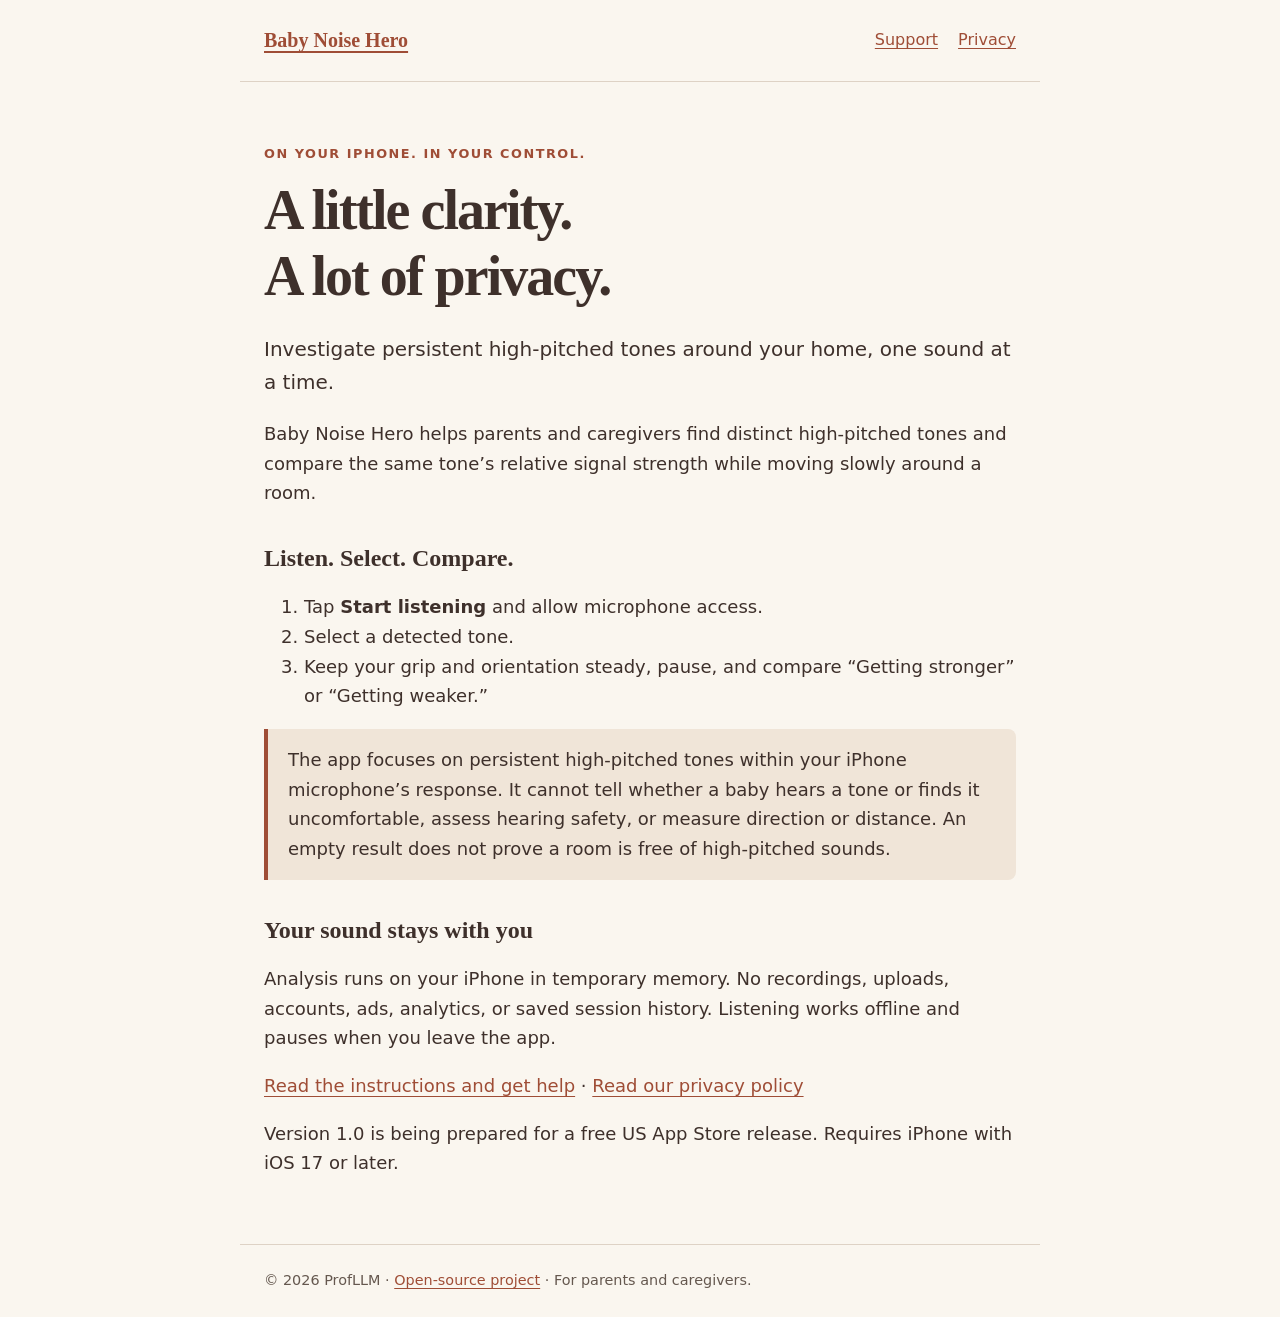
<file: index.html>
<!doctype html>
<html lang="en">
<head>
  <meta charset="utf-8">
  <meta name="viewport" content="width=device-width, initial-scale=1">
  <meta name="description" content="Baby Noise Hero: a private iPhone utility for parents and caregivers to find persistent high-pitched tones.">
  <title>A little clarity · Baby Noise Hero</title>
  <link rel="stylesheet" href="styles.css">
</head>
<body>
  <a class="skip" href="#main">Skip to content</a>
  <header><a class="brand" href="index.html">Baby Noise Hero</a><nav aria-label="Main"><a href="support.html">Support</a><a href="privacy.html">Privacy</a></nav></header>
  <main id="main">
    <p class="eyebrow">On your iPhone. In your control.</p>
    <h1>A little clarity.<br>A lot of privacy.</h1>
    <p class="lead">Investigate persistent high-pitched tones around your home, one sound at a time.</p>
    <p>Baby Noise Hero helps parents and caregivers find distinct high-pitched tones and compare the same tone’s relative signal strength while moving slowly around a room.</p>
    <h2>Listen. Select. Compare.</h2>
    <ol><li>Tap <strong>Start listening</strong> and allow microphone access.</li><li>Select a detected tone.</li><li>Keep your grip and orientation steady, pause, and compare “Getting stronger” or “Getting weaker.”</li></ol>
    <p class="note">The app focuses on persistent high-pitched tones within your iPhone microphone’s response. It cannot tell whether a baby hears a tone or finds it uncomfortable, assess hearing safety, or measure direction or distance. An empty result does not prove a room is free of high-pitched sounds.</p>
    <h2>Your sound stays with you</h2>
    <p>Analysis runs on your iPhone in temporary memory. No recordings, uploads, accounts, ads, analytics, or saved session history. Listening works offline and pauses when you leave the app.</p>
    <p><a href="support.html">Read the instructions and get help</a> · <a href="privacy.html">Read our privacy policy</a></p>
    <p>Version 1.0 is being prepared for a free US App Store release. Requires iPhone with iOS 17 or later.</p>
</main>
  <footer>© 2026 ProfLLM · <a href="https://github.com/ProfLLM/BabyHero">Open-source project</a> · For parents and caregivers.</footer>
</body>
</html>
</file>
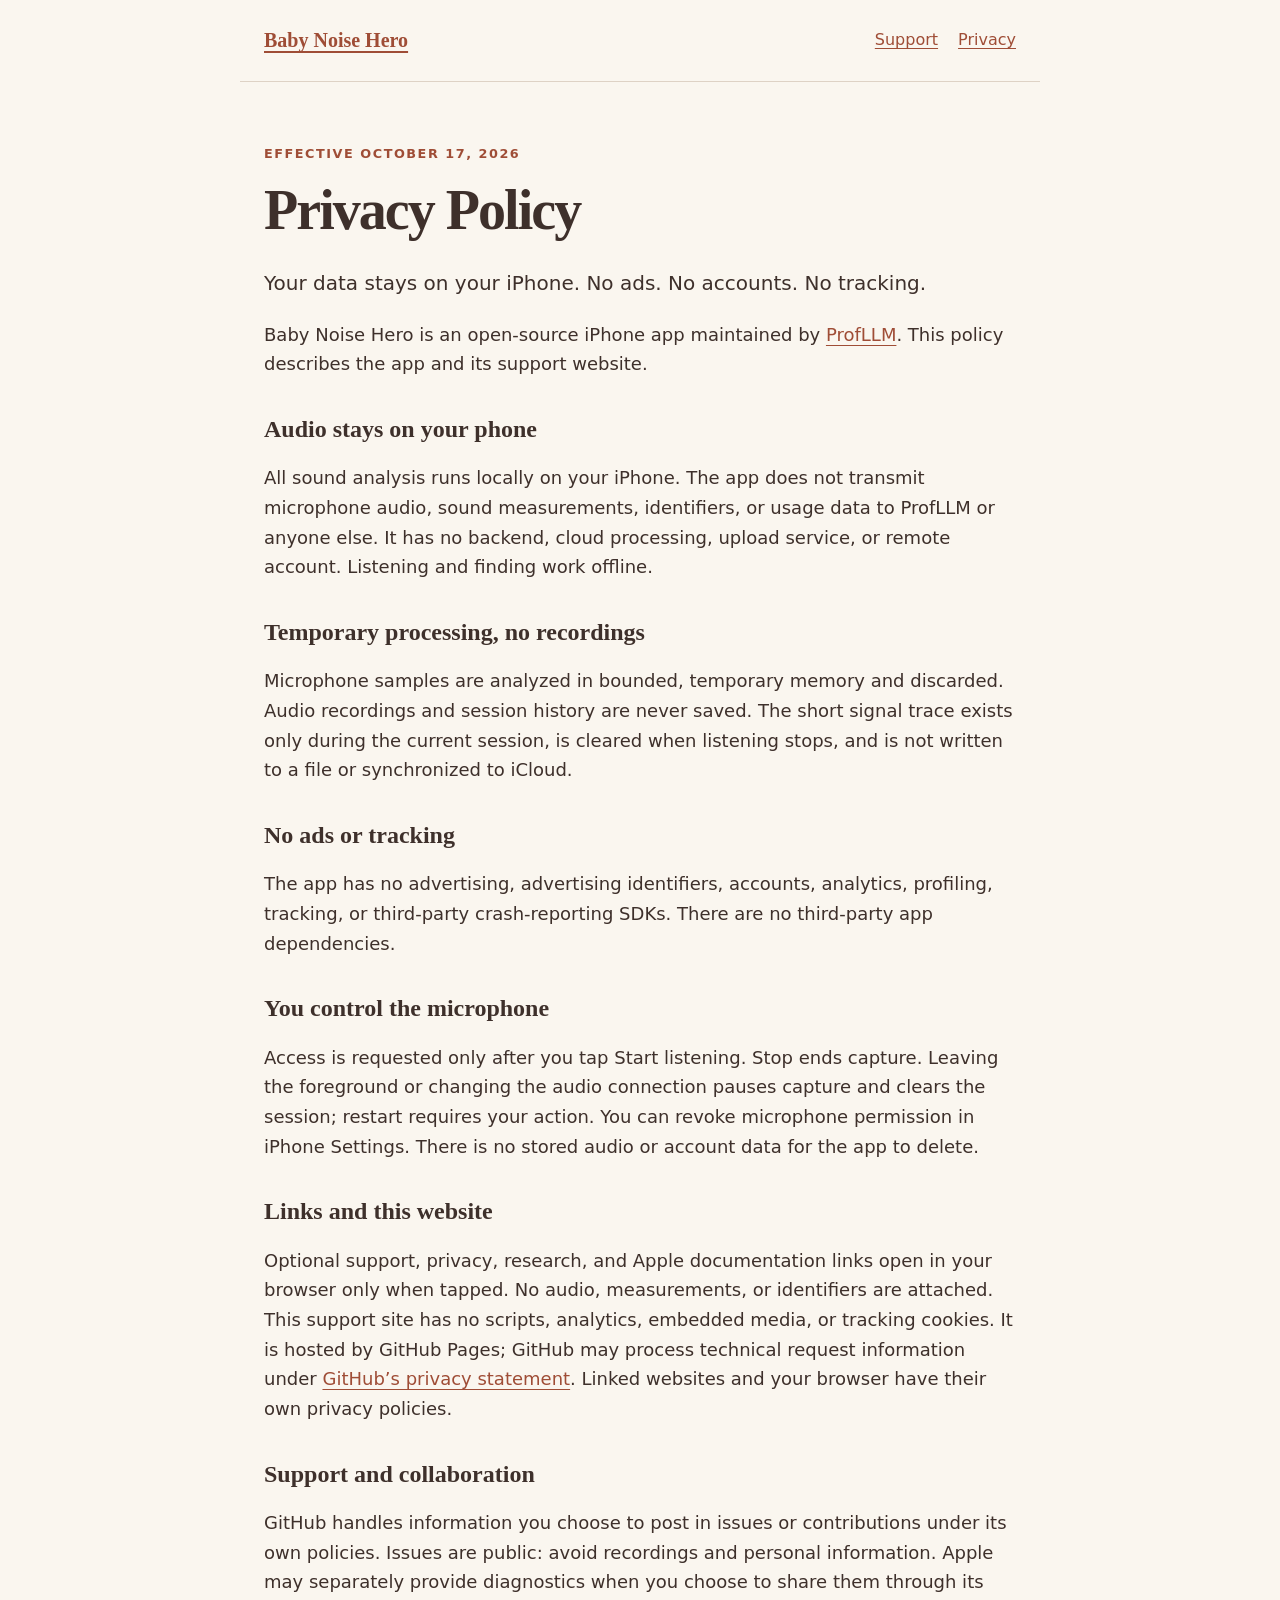
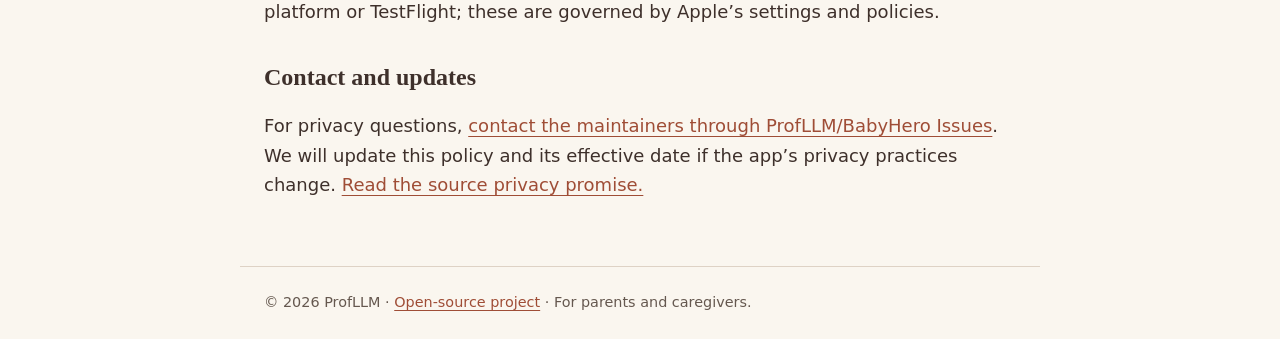
<file: privacy.html>
<!doctype html>
<html lang="en">
<head>
  <meta charset="utf-8">
  <meta name="viewport" content="width=device-width, initial-scale=1">
  <meta name="description" content="Baby Noise Hero: a private iPhone utility for parents and caregivers to find persistent high-pitched tones.">
  <title>Privacy Policy · Baby Noise Hero</title>
  <link rel="stylesheet" href="styles.css">
</head>
<body>
  <a class="skip" href="#main">Skip to content</a>
  <header><a class="brand" href="index.html">Baby Noise Hero</a><nav aria-label="Main"><a href="support.html">Support</a><a href="privacy.html">Privacy</a></nav></header>
  <main id="main">
    <p class="eyebrow">Effective October 17, 2026</p><h1>Privacy Policy</h1>
    <p class="lead">Your data stays on your iPhone. No ads. No accounts. No tracking.</p>
    <p>Baby Noise Hero is an open-source iPhone app maintained by <a href="https://github.com/ProfLLM">ProfLLM</a>. This policy describes the app and its support website.</p>
    <h2>Audio stays on your phone</h2>
    <p>All sound analysis runs locally on your iPhone. The app does not transmit microphone audio, sound measurements, identifiers, or usage data to ProfLLM or anyone else. It has no backend, cloud processing, upload service, or remote account. Listening and finding work offline.</p>
    <h2>Temporary processing, no recordings</h2>
    <p>Microphone samples are analyzed in bounded, temporary memory and discarded. Audio recordings and session history are never saved. The short signal trace exists only during the current session, is cleared when listening stops, and is not written to a file or synchronized to iCloud.</p>
    <h2>No ads or tracking</h2>
    <p>The app has no advertising, advertising identifiers, accounts, analytics, profiling, tracking, or third-party crash-reporting SDKs. There are no third-party app dependencies.</p>
    <h2>You control the microphone</h2>
    <p>Access is requested only after you tap Start listening. Stop ends capture. Leaving the foreground or changing the audio connection pauses capture and clears the session; restart requires your action. You can revoke microphone permission in iPhone Settings. There is no stored audio or account data for the app to delete.</p>
    <h2>Links and this website</h2>
    <p>Optional support, privacy, research, and Apple documentation links open in your browser only when tapped. No audio, measurements, or identifiers are attached. This support site has no scripts, analytics, embedded media, or tracking cookies. It is hosted by GitHub Pages; GitHub may process technical request information under <a href="https://docs.github.com/en/site-policy/privacy-policies/github-general-privacy-statement">GitHub’s privacy statement</a>. Linked websites and your browser have their own privacy policies.</p>
    <h2>Support and collaboration</h2>
    <p>GitHub handles information you choose to post in issues or contributions under its own policies. Issues are public: avoid recordings and personal information. Apple may separately provide diagnostics when you choose to share them through its platform or TestFlight; these are governed by Apple’s settings and policies.</p>
    <h2>Contact and updates</h2>
    <p>For privacy questions, <a href="https://github.com/ProfLLM/BabyHero/issues">contact the maintainers through ProfLLM/BabyHero Issues</a>. We will update this policy and its effective date if the app’s privacy practices change. <a href="https://github.com/ProfLLM/BabyHero/blob/main/PRIVACY.md">Read the source privacy promise.</a></p>
</main>
  <footer>© 2026 ProfLLM · <a href="https://github.com/ProfLLM/BabyHero">Open-source project</a> · For parents and caregivers.</footer>
</body>
</html>
</file>
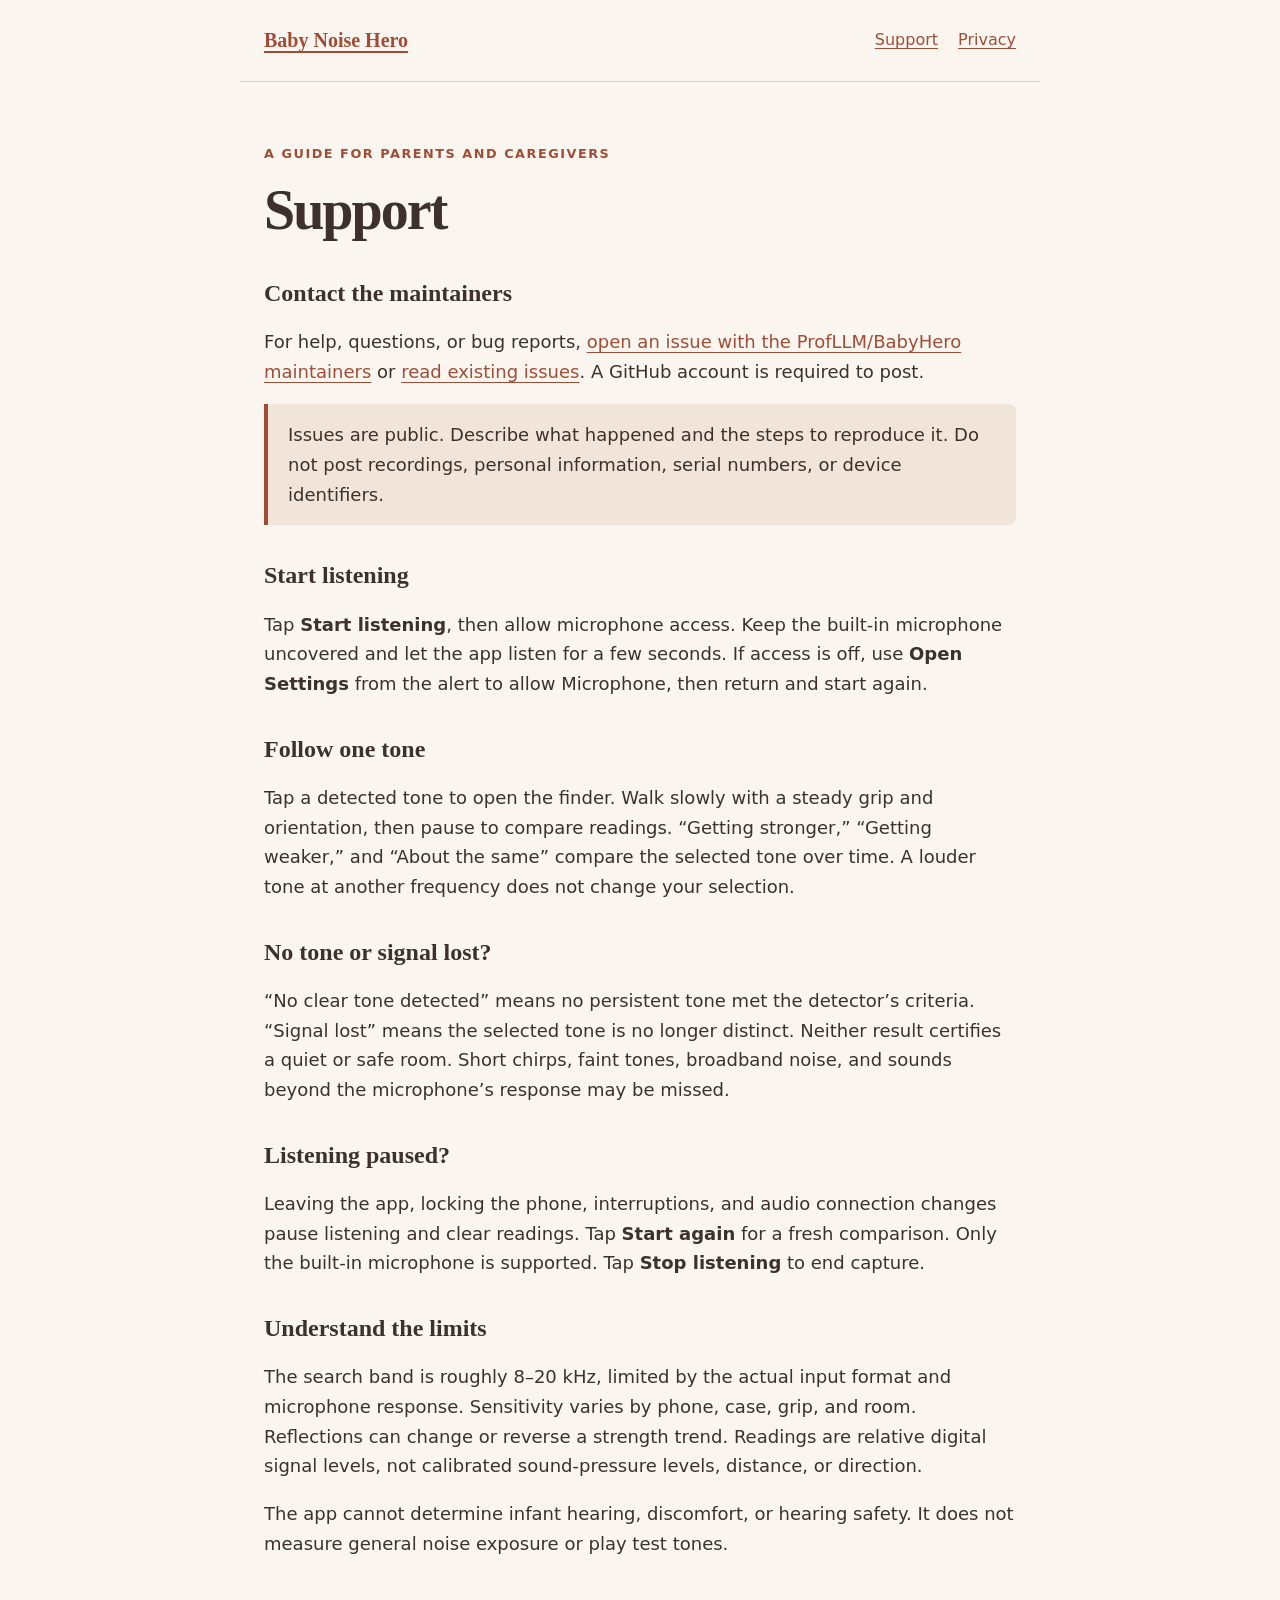
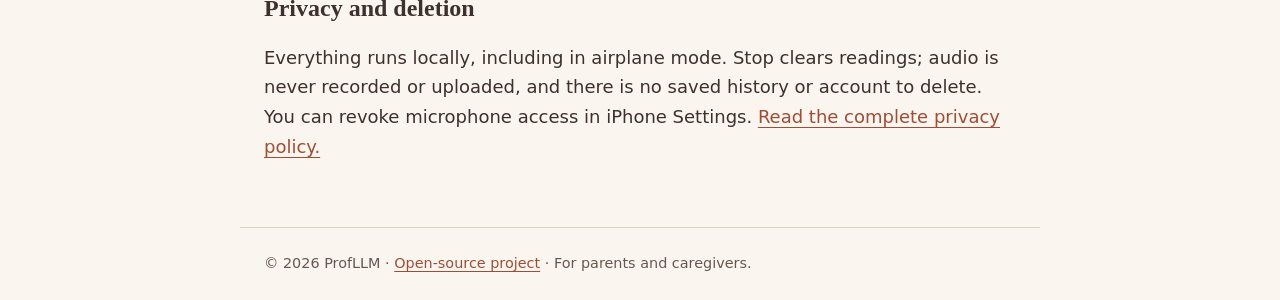
<file: support.html>
<!doctype html>
<html lang="en">
<head>
  <meta charset="utf-8">
  <meta name="viewport" content="width=device-width, initial-scale=1">
  <meta name="description" content="Baby Noise Hero: a private iPhone utility for parents and caregivers to find persistent high-pitched tones.">
  <title>Support · Baby Noise Hero</title>
  <link rel="stylesheet" href="styles.css">
</head>
<body>
  <a class="skip" href="#main">Skip to content</a>
  <header><a class="brand" href="index.html">Baby Noise Hero</a><nav aria-label="Main"><a href="support.html">Support</a><a href="privacy.html">Privacy</a></nav></header>
  <main id="main">
    <p class="eyebrow">A guide for parents and caregivers</p><h1>Support</h1>
    <h2>Contact the maintainers</h2>
    <p>For help, questions, or bug reports, <a href="https://github.com/ProfLLM/BabyHero/issues/new">open an issue with the ProfLLM/BabyHero maintainers</a> or <a href="https://github.com/ProfLLM/BabyHero/issues">read existing issues</a>. A GitHub account is required to post.</p>
    <p class="note">Issues are public. Describe what happened and the steps to reproduce it. Do not post recordings, personal information, serial numbers, or device identifiers.</p>
    <h2>Start listening</h2>
    <p>Tap <strong>Start listening</strong>, then allow microphone access. Keep the built-in microphone uncovered and let the app listen for a few seconds. If access is off, use <strong>Open Settings</strong> from the alert to allow Microphone, then return and start again.</p>
    <h2>Follow one tone</h2>
    <p>Tap a detected tone to open the finder. Walk slowly with a steady grip and orientation, then pause to compare readings. “Getting stronger,” “Getting weaker,” and “About the same” compare the selected tone over time. A louder tone at another frequency does not change your selection.</p>
    <h2>No tone or signal lost?</h2>
    <p>“No clear tone detected” means no persistent tone met the detector’s criteria. “Signal lost” means the selected tone is no longer distinct. Neither result certifies a quiet or safe room. Short chirps, faint tones, broadband noise, and sounds beyond the microphone’s response may be missed.</p>
    <h2>Listening paused?</h2>
    <p>Leaving the app, locking the phone, interruptions, and audio connection changes pause listening and clear readings. Tap <strong>Start again</strong> for a fresh comparison. Only the built-in microphone is supported. Tap <strong>Stop listening</strong> to end capture.</p>
    <h2>Understand the limits</h2>
    <p>The search band is roughly 8–20 kHz, limited by the actual input format and microphone response. Sensitivity varies by phone, case, grip, and room. Reflections can change or reverse a strength trend. Readings are relative digital signal levels, not calibrated sound-pressure levels, distance, or direction.</p>
    <p>The app cannot determine infant hearing, discomfort, or hearing safety. It does not measure general noise exposure or play test tones.</p>
    <h2>Privacy and deletion</h2>
    <p>Everything runs locally, including in airplane mode. Stop clears readings; audio is never recorded or uploaded, and there is no saved history or account to delete. You can revoke microphone access in iPhone Settings. <a href="privacy.html">Read the complete privacy policy.</a></p>
</main>
  <footer>© 2026 ProfLLM · <a href="https://github.com/ProfLLM/BabyHero">Open-source project</a> · For parents and caregivers.</footer>
</body>
</html>
</file>
<file: styles.css>
/* Local styles only: no scripts, fonts, analytics, or external resources. */
:root { color-scheme: light; --paper:#faf6ef; --ink:#3e302b; --muted:#65584f; --accent:#9f4d36; }
* { box-sizing:border-box; }
body { margin:0; background:var(--paper); color:var(--ink); font:18px/1.65 system-ui,-apple-system,sans-serif; }
.skip { position:absolute; left:1rem; top:-5rem; background:white; padding:.5rem; }
.skip:focus { top:0; }
header,main,footer { max-width:800px; margin:auto; padding:1.5rem; }
header { display:flex; justify-content:space-between; align-items:center; gap:1rem; flex-wrap:wrap; border-bottom:1px solid #ded2c5; }
.brand { font-family:Georgia,serif; font-weight:bold; font-size:1.25rem; }
a { color:var(--accent); text-underline-offset:.2em; }
nav { display:flex; gap:1.25rem; flex-wrap:wrap; font-size:1rem; }
main { padding-top:3rem; padding-bottom:3rem; }
h1,h2 { font-family:Georgia,serif; line-height:1.18; }
h1 { font-size:clamp(2.25rem,7vw,3.5rem); margin:0 0 1.5rem; letter-spacing:-.035em; }
h2 { font-size:1.5rem; margin-top:2.25rem; }
p,li { max-width:66ch; }
.lead { font-size:1.25rem; }
.eyebrow { color:var(--accent); font-size:.8rem; font-weight:700; text-transform:uppercase; letter-spacing:.12em; }
.note { padding:1rem 1.25rem; background:#f0e5d8; border-left:4px solid var(--accent); border-radius:0 .5rem .5rem 0; }
footer { font-size:.9rem; color:var(--muted); border-top:1px solid #ded2c5; }
:focus-visible { outline:3px solid var(--accent); outline-offset:5px; }
@media (prefers-reduced-motion:reduce) { * { scroll-behavior:auto; } }
</file>
